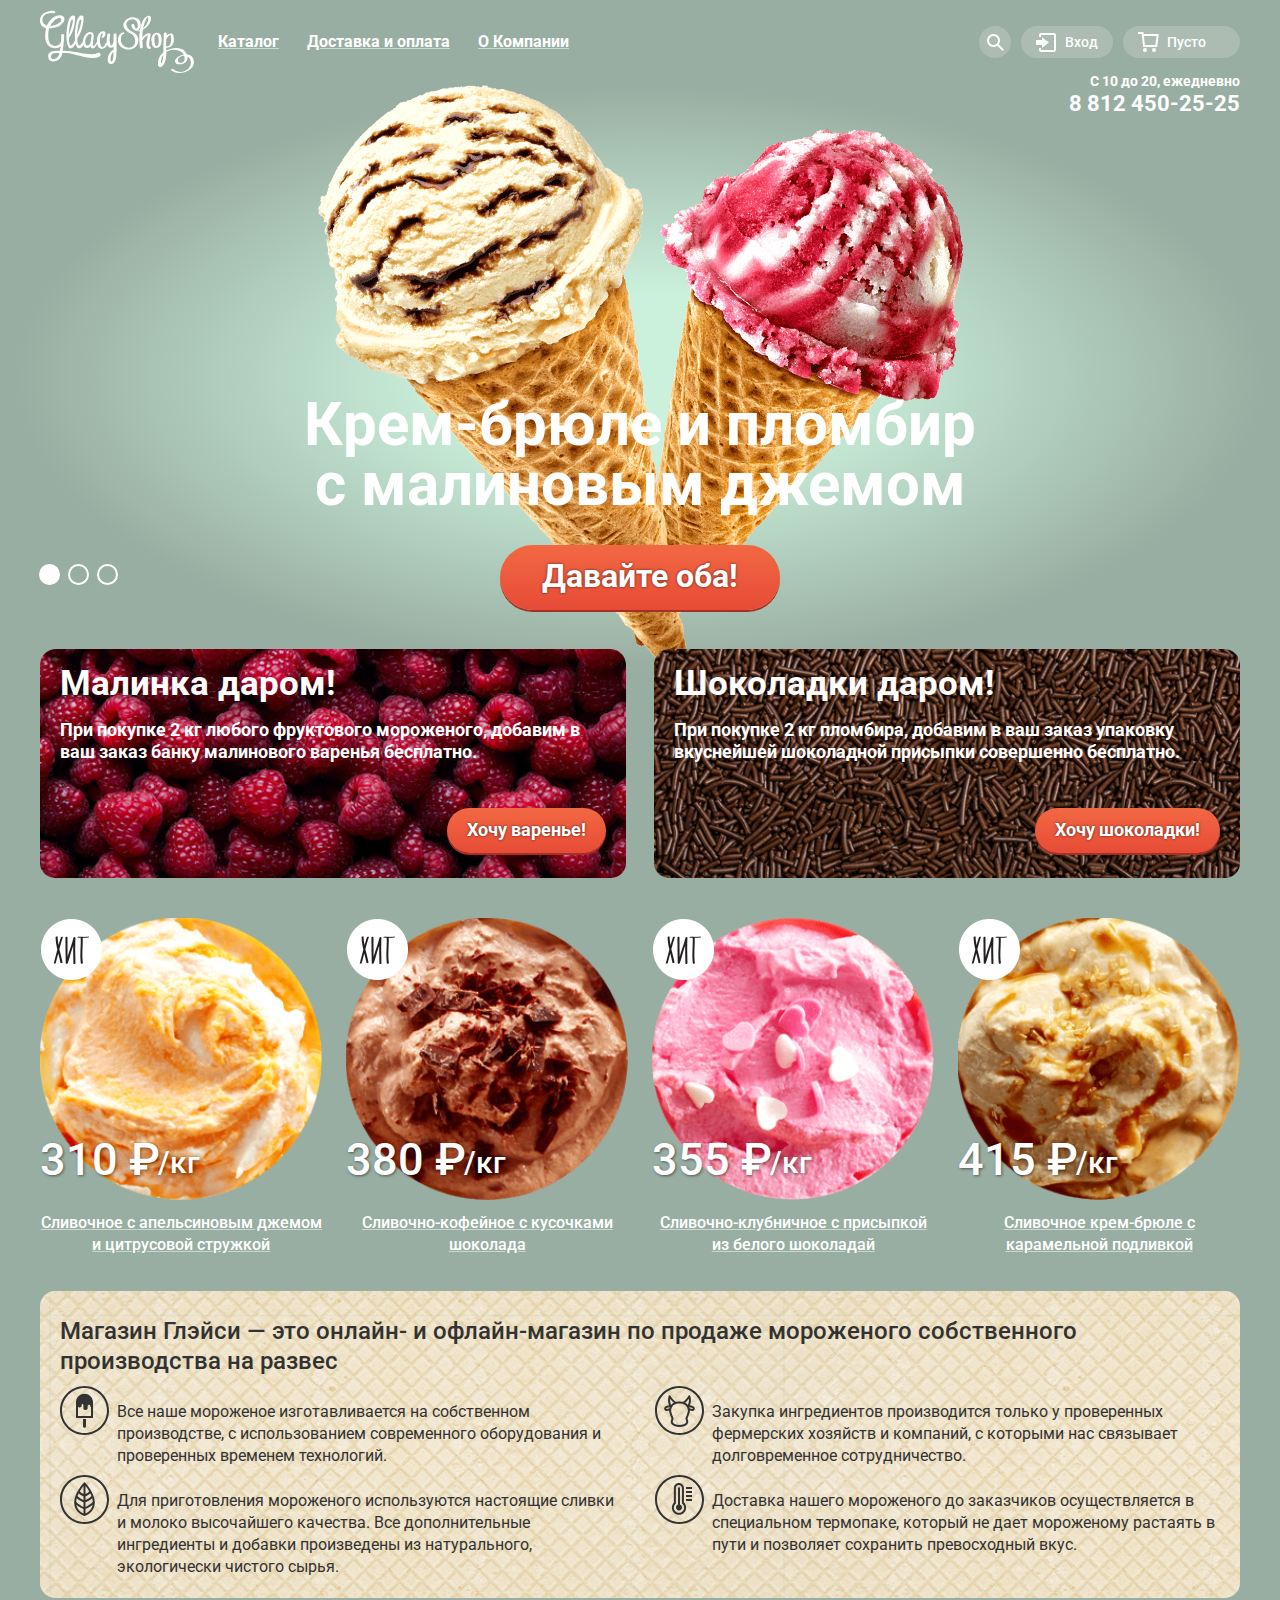
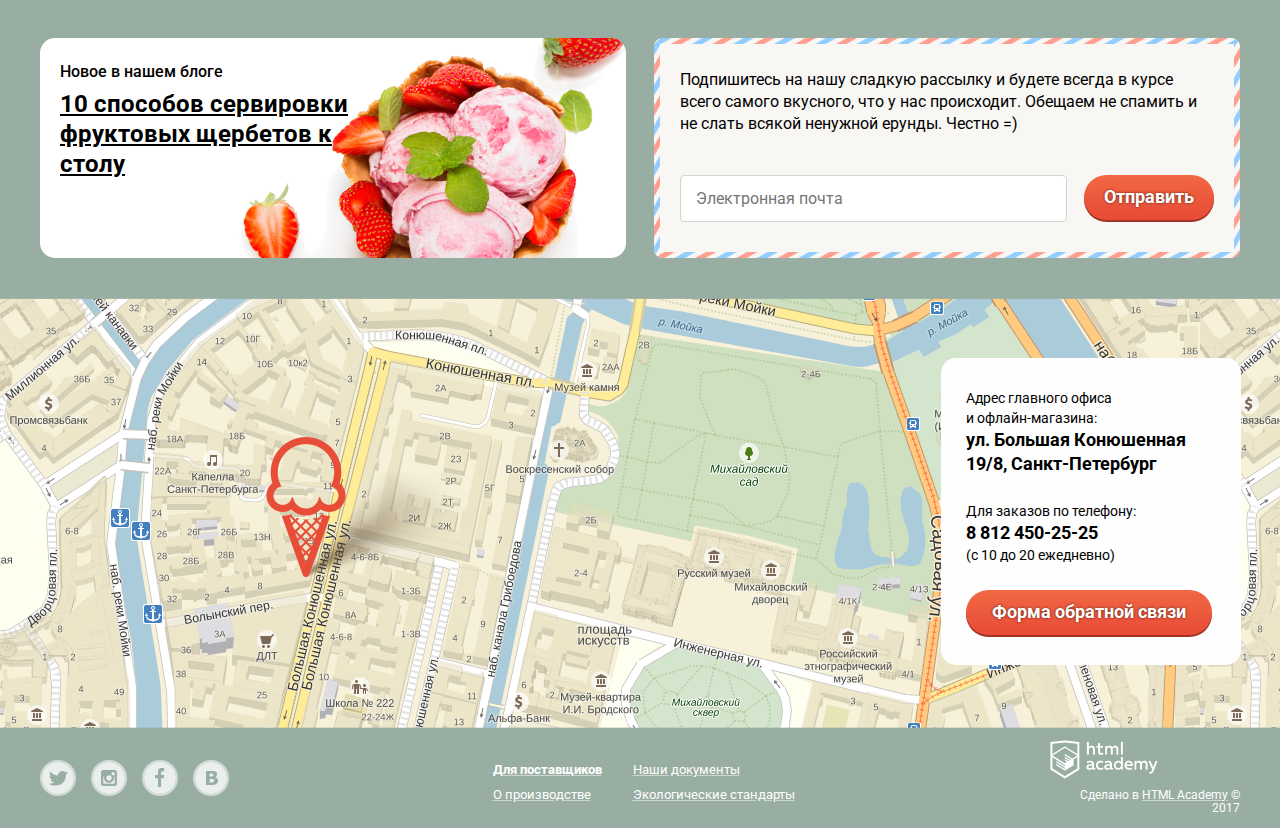
<file: index.html>
<!DOCTYPE html>
    <html lang="ru" dir="ltr">
    <head>
        <meta charset="utf-8">
        <title>Gllacy</title>
        <link href="https://fonts.googleapis.com/css?family=Roboto:400,500,700&display=swap&subset=cyrillic" rel="stylesheet">
        <link rel="stylesheet" href="normalize.css">
        <link rel="stylesheet" href="style.css">
        <script src="https://api-maps.yandex.ru/2.1/?lang=ru_RU&amp;apikey=<c6f92cc2-35ea-4035-92ec-4f45dcdc9959>" type="text/javascript"></script>
    </head>
    <body>
    <header>
        <nav class="menu container">
            <img src="img/LogoGLLACY.svg" alt="Gllasy" width="154" height="64">
            <ul class="main-menu">
                <li class="main-menu-item main-menu-item-sub"><a class="main-menu-link" href="">Каталог</a>
                    <!-- Скрытое меню католога-->
                    <div class="sub-menu-wrapper">
                    <ul class="sub-menu">
                        <li class="sub-menu-item"><a class="sub-menu-link" href="">Новинки</a></li>
                        <li class="sub-menu-item"><a class="sub-menu-link" href="catalog.html">Сливочное</a></li>
                        <li class="sub-menu-item"><a class="sub-menu-link" href="#">Щербеты</a></li>
                        <li class="sub-menu-item"><a class="sub-menu-link" href="#">Фруктовый лед</a></li>
                        <li class="sub-menu-item"><a class="sub-menu-link" href="#">Мелорин</a></li>
                    </ul>
                    </div>
                    <!--_____________________-->
                </li>
                <li class="main-menu-item"><a class="main-menu-link" href="">Доставка и оплата</a></li>
                <li class="main-menu-item"><a class="main-menu-link" href="">О Компании</a></li>
            </ul>
            <ul class="user-menu">
                <li class="user-menu-item user-menu-search">
                    <a class="user-menu-link" href=""></a>
                    <!--всплывабщее окно поиска-->
                    <div class="wrapper-search">
                        <form class="search-form" action="index.html">
                        <input class="search" type="search" name="search" placeholder="Что ищем?">
                        </form>
                    </div>
                    <!--_____________________-->
                </li>
                <li class="user-menu-item user-menu-login"><a class="user-menu-link" href="">Вход</a>
                    <!--всплывабщее окно авторизации-->
                        <div class="login">
                        <form class="login-form" action="index.html" method="post" name="user-login">
                        <input type="text" name="login" placeholder="Электронная почта">
                        <input type="password" name="password" id="password" placeholder="Пароль">
                            <button class="button" type="submit" name="send">Войти</button>
                            <div>
                            <a href="">Забыли пароль?</a>
                            <a href="">Новая регистрация</a>
                            </div>
                        </form>
                        </div>
                    <!--_____________________-->
                </li>
                <li class="user-menu-item"><a class="user-menu-link" href="">Пусто</a></li>
            </ul>
        </nav>
        <p class="schedule container"><span>С 10 до 20, ежедневно</span><br>
            <span>8 812 450-25-25</span>
        </p>
                   <!--слайдэр-->
        <section class="slider-conteiner container">
            <input class="radio-slider-1 invisible" type="radio" name="slider" value="slider-one" id="slider-one" checked>
            <label for="slider-one"></label>
            <div class="sliderOne">
                <h1>Крем-брюле и пломбир <br> с малиновым джемом</h1>
                <a class="button" href="">Давайте оба!</a>
            </div>
            <input class="radio-slider-2 invisible" type="radio" name="slider" value="slider-two" id="slider-two">
            <label for="slider-two"></label>
            <div class="sliderTwo invisible">
                <h1>Шоколадный пломбир <br>
                    и лимонный сорбет</h1>
                <a class="button" href="">Давайте оба!</a>
            </div>
            <input class="radio-slider-3 invisible" type="radio" name="slider"  value="slider-three" id="slider-three">
            <label for="slider-three"></label>
            <div class="sliderThree invisible">
                <h1>Пломбир с помадкой <br>
                    и клубничный щербет</h1>
                <a class="button" href="">Давайте оба!</a>
            </div>
        </section>
        <!--_____________________-->
    </header>
    <main>
        <section class="banner-container container">
            <div class="banner banner-1">
                <h2>Малинка даром!</h2>
                <p>При покупке 2 кг любого фруктового мороженого, добавим
                    в ваш заказ банку малинового варенья бесплатно.</p>
                <a class="button" href="">Хочу варенье!</a>
            </div>
            <div class="banner banner-2">
                <h2>Шоколадки даром!</h2>
                <p>При покупке 2 кг пломбира, добавим в ваш заказ упаковку
                    вкуснейшей шоколадной присыпки совершенно бесплатно.</p>
                <a class="button" href="">Хочу шоколадки!</a>
            </div>
        </section>
        <section class="hit-catalog-conteiner container">
            <ul class="catalog-list">
                <li class="catalog-item">
                    <div>
                        <img src="img/ice-cream-picture-catalog-1.png" alt="Сливочное с апельсиновым джемом" width="267" height="266">
                        <p>310 ₽ </p><p>/кг</p>
                    <a class="ice-cream-name" href="">Сливочное с апельсиновым джемом и цитрусовой стружкой</a>
                    </div>
                    <div class="catalog-item-wrapper">
                        <a class="button" href="">Быстрый просмотр</a>
                    </div>
                </li>
                <li class="catalog-item">
                    <div>
                        <img src="img/ice-cream-picture-catalog-2.png" alt="Сливочно-кофейное" width="267" height="266">
                        <p>380 ₽ </p><p>/кг</p>
                    <a class="ice-cream-name" href="">Сливочно-кофейное с кусочками шоколада</a>
                    </div>
                    <div class="catalog-item-wrapper">
                        <a class="button" href="">Быстрый просмотр</a>
                    </div>
                </li>
                <li class="catalog-item">
                    <div>
                        <img src="img/ice-cream-picture-catalog-3.png" alt="Сливочно-клубничное" width="267" height="266">
                        <p>355 ₽ </p><p>/кг</p>
                    <a class="ice-cream-name" href="">Сливочно-клубничное с присыпкой из белого шоколадай</a>
                    </div>
                    <div class="catalog-item-wrapper">
                        <a class="button" href="">Быстрый просмотр</a>
                    </div>
                </li>
                <li class="catalog-item">
                    <div>
                        <img src="img/ice-cream-picture-catalog-4.png" alt="Сливочное крем-брюле" width="267" height="266">
                        <p>415 ₽</p><p> /кг</p>
                    <a class="ice-cream-name" href="">Сливочное крем-брюле с карамельной подливкой</a>
                    </div>
                    <div class="catalog-item-wrapper">
                        <a class="button" href="">Быстрый просмотр</a>
                    </div>
                </li>
            </ul>
        </section>
        <div class="container">
        <section class="about-shop">
            <h3>Магазин Глэйси — это онлайн- и офлайн-магазин по продаже
                мороженого собственного производства на развес</h3>
            <div>
                <p>Все наше мороженое изготавливается на собственном производстве,
                    с использованием современного оборудования и проверенных временем технологий.</p>
                <p>Закупка ингредиентов  производится только у проверенных фермерских хозяйств и компаний,
                    с которыми нас связывает долговременное сотрудничество.</p>
            </div>
            <div>
                <p>Для приготовления мороженого используются настоящие сливки и молоко высочайшего качества.
                    Все дополнительные ингредиенты и добавки произведены из натурального, экологически чистого сырья.</p>
                <p>Доставка нашего мороженого до заказчиков осуществляется в специальном термопаке,
                    который не дает мороженому растаять в пути и позволяет сохранить превосходный вкус.</p>
            </div>
        </section>
        </div>
        <section class="blog-news-write-us container">
            <div class="blog-news">
                <p>Новое в нашем блоге</p>
                <a href="#">10 способов сервировки<br>
                    фруктовых щербетов к <br>
                    столу</a>
            </div>
            <div class="write-us">
                <p>Подпишитесь на нашу сладкую рассылку и будете всегда в курсе всего
                    самого вкусного, что у нас происходит.
                    Обещаем не спамить и не слать всякой ненужной ерунды. Честно =)
                </p>
                <form class="write-us-form" action="index.html">
                    <input type="email" name="email" id="email-1" placeholder="Электронная почта">
                    <button class="button">Отправить</button>
                </form>
            </div>
        </section>
         <section class="map" id="map">
             <div class="container">
             <div class="contacts">
                 <p>Адрес главного офиса <br>
                     и офлайн-магазина: <br>
                     <span>ул. Большая Конюшенная <br> 19/8, Санкт-Петербург</span>
                 </p>
                 <p>
                     Для заказов по телефону: <br>
                     <span>8 812 450-25-25 </span> <br>
                     (с 10 до 20 ежедневно)
                 </p>
                 <button class="button button-contacts" type="button">Форма обратной связи</button>
                 </div>
             </div>
         </section>
    </main>
    <footer class="container">
            <ul class="social-footer">
                <li class="social-footer-item"><a class="social-footer-link" href=""></a></li>
                <li class="social-footer-item"><a class="social-footer-link" href=""></a></li>
                <li class="social-footer-item"><a class="social-footer-link" href=""></a></li>
                <li class="social-footer-item"><a class="social-footer-link" href=""></a></li>
            </ul>
            <div class="footer-menu">
                <div class="footer-menu-1">
               <a class="footer-menu-link" href="">Для поставщиков</a>
               <a class="footer-menu-link" href="">О производстве </a>
                </div>
                <div class="footer-menu-2">
               <a class="footer-menu-link" href="">Наши документы</a>
               <a class="footer-menu-link" href="">Экологические стандарты</a>
                </div>
            </div>
        <div class="footer-copyright">
            <img src="img/logo-htmlacademy-small.png" alt="Htmlacademy" width="108" height="39">
            <p>Сделано в <a href="">HTML Academy</a> © 2017</p>
        </div>
    </footer>
    </body>
    <script src="slider.js"></script>
    <script src="map.js"></script>
    </html>
</file>
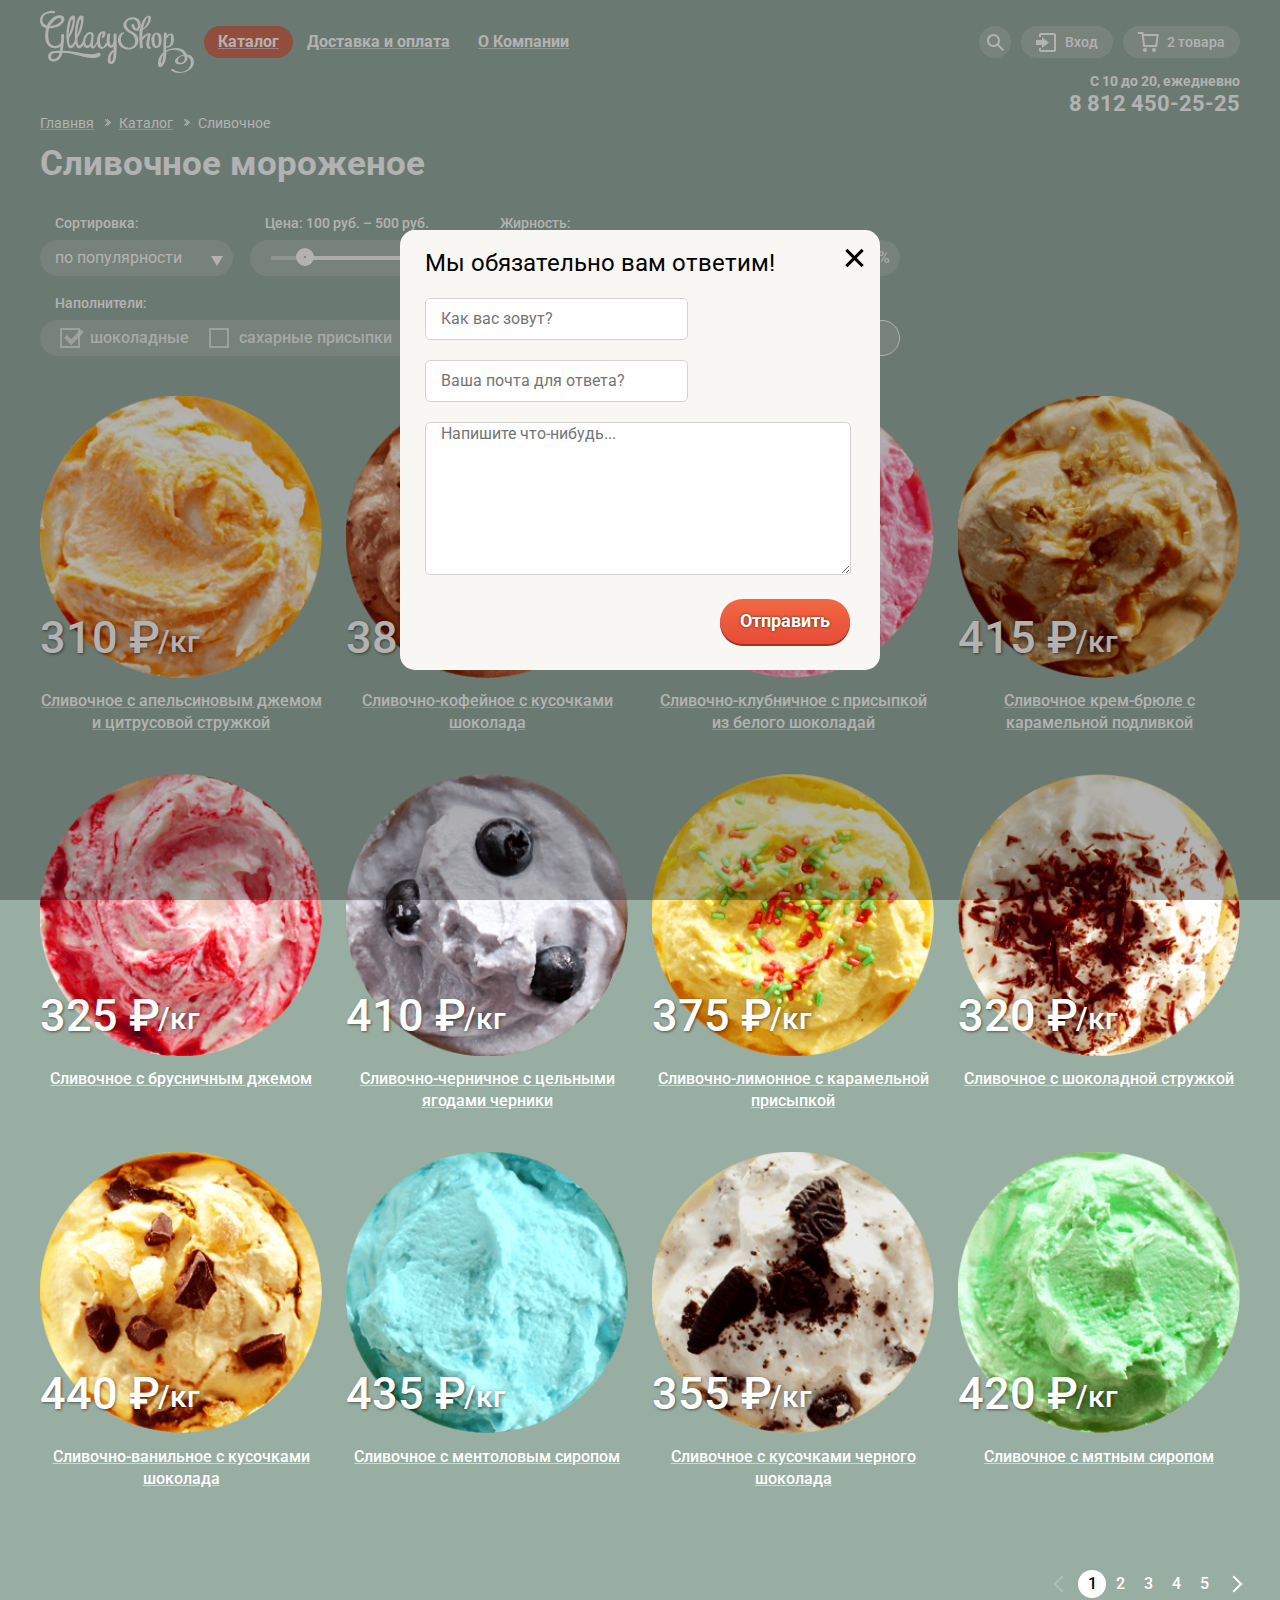
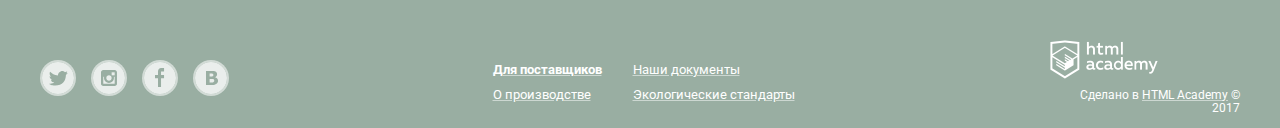
<file: catalog.html>
<!DOCTYPE html>
<html lang="ru" dir="ltr">
<head>
    <meta charset="utf-8">
    <title>Gllacy</title>
    <link href="https://fonts.googleapis.com/css?family=Roboto:400,500,700&display=swap&subset=cyrillic" rel="stylesheet">
    <link rel="stylesheet" href="normalize.css">
    <link rel="stylesheet" href="style.css">
</head>
<body class="inner-page">
<header>
    <nav class="menu container">
        <img src="img/LogoGLLACY.svg" alt="Gllasy" width="154" height="64">
        <ul class="main-menu">
            <li class="main-menu-item main-menu-item-sub"><a class="main-menu-link main-menu-item-current" href="">Каталог</a>
                <!-- Скрытое меню католога-->
                <div class="sub-menu-wrapper">
                    <ul class="sub-menu">
                        <li class="sub-menu-item"><a class="sub-menu-link" href="">Новинки</a></li>
                        <li class="sub-menu-item"><a class="sub-menu-link sub-menu-item-current" href="catalog.html">Сливочное</a></li>
                        <li class="sub-menu-item"><a class="sub-menu-link" href="#">Щербеты</a></li>
                        <li class="sub-menu-item"><a class="sub-menu-link" href="#">Фруктовый лед</a></li>
                        <li class="sub-menu-item"><a class="sub-menu-link" href="#">Мелорин</a></li>
                    </ul>
                </div>
                <!--_______________________-->
            </li>
            <li class="main-menu-item"><a class="main-menu-link" href="">Доставка и оплата</a></li>
            <li class="main-menu-item"><a class="main-menu-link" href="">О Компании</a></li>
        </ul>
        <ul class="user-menu">
            <li class="user-menu-item user-menu-search">
                <a class="user-menu-link" href=""></a>
                <!--всплывабщее окно поиска-->
                <div class="wrapper-search">
                    <form class="search-form" action="index.html">
                        <input class="search" type="search" name="search" placeholder="Что ищем?">
                    </form>
                </div>
                <!--_______________________-->
            </li>
            <li class="user-menu-item user-menu-login"><a class="user-menu-link" href="">Вход</a>
                <!--всплывабщее окно авторизации-->
                <div class="login">
                    <form class="login-form" action="#" method="post" name="user-login">
                        <input type="text" name="login" placeholder="Электронная почта">
                        <input type="password" name="password" id="password" placeholder="Пароль">
                        <button class="button" type="submit" name="send">Войти</button>
                        <div>
                            <a href="">Забыли пароль?</a>
                            <a href="">Новая регистрация</a>
                        </div>
                    </form>
                </div>
                <!--_______________________-->
            </li>
            <li class="user-menu-item user-menu-basket"><a class="user-menu-link" href="">2 товара</a>
            <div class="basket-wrapper">
                <div class="basket">
                    <table class="basket-table">
                        <tr class="lain-1">
                            <td class="colum-1"></td>
                            <td class="colum-2"><img src="img/ice-cream-mini-1.png" alt="" width="33" height="33"></td>
                            <td class="colum-3">Пломбир с апельсиновым джемом</td>
                            <td class="colum-4">1,5 кг х <span>200 руб</span></td>
                            <td class="colum-5">300 руб</td>
                        </tr>
                        <tr class="lain-2">
                            <td class="colum-1"></td>
                            <td class="colum-2"><img src="img/ice-cream-mini-2.png" alt="" width="33" height="33"></td>
                            <td class="colum-3">Клубничный пломбир с присыпкой  из белого шоколада</td>
                            <td class="colum-4">1,5 кг х <span>300 руб.</span></td>
                            <td class="colum-5">450 руб</td>
                        </tr>
                        <tr class="total">
                            <td colspan="5">Итого:750 руб.</td>
                        </tr>
                    </table>
                    <a href="" class="button">Оформить заказ</a>
                </div>
            </div>

            </li>
        </ul>
    </nav>
    <p class="schedule container"><span>С 10 до 20, ежедневно</span><br>
        <span>8 812 450-25-25</span>
    </p>
</header>
<main class="container">
    <ul class="breadcrambs">
        <li class="breadcrambs-item"><a class="breadcrambs-link" href="index.html">Главнвя</a></li>
        <li class="breadcrambs-item"><a class="breadcrambs-link" href="#">Каталог</a></li>
        <li class="breadcrambs-item-current">Сливочное</li>
    </ul>
    <H2>Сливочное мороженое</H2>
    <!--меню фильтров-->
    <section class="filter">
        <form class="filter-form" action="index.html" method="get" name="filter-form">
        <div class="filter-selec">
            <p>Сортировка:</p>
        <select class="filter-selec-list" name="filter-selec-list" id="filter-selec-list">
            <option class="filter-selec-item" value="">по популярности</option>
            <option class="filter-selec-item" value="">сначала недорогие</option>
            <option class="filter-selec-item" value="">сначала дорогие</option>
            <option class="filter-selec-item" value="">по жирности</option>
        </select>
        </div>
        <div class="filter-range">
            <p>Цена: 100 руб. – 500 руб.</p>
            <div class="range-wripper">
        <input type="range" name="cost" id="cost">
                <label for="cost"></label>
            </div>
        </div>
        <div class="filter-radio">
            <p>Жирность:</p>
            <div class="radio-wrapper">
        <input type="radio" name="fat" id="fat-1">
        <label for="fat-1">0%</label>
        <input type="radio" name="fat" id="fat-2">
        <label for="fat-2">до 10%</label>
        <input type="radio" name="fat" id="fat-3">
        <label for="fat-3">до 30%</label>
        <input type="radio" name="fat" id="fat-4">
        <label for="fat-4">выше 30%</label>
            </div>
        </div>
        <div class="filter-checkbox">
            <p>Наполнители:</p>
            <div class="checkbox-wrapper">
        <input type="checkbox" name="check-chocolate" id="check-chocolate" checked>
        <label for="check-chocolate">шоколадные</label>
        <input type="checkbox" name="check-sugar" id="check-sugar">
        <label for="check-sugar">сахарные присыпки</label>
        <input type="checkbox" name="check-fruit" id="check-fruit">
        <label for="check-fruit">фрукты</label>
        <input type="checkbox" name="check-syrup" id="check-syrup" disabled>
        <label for="check-syrup">сиропы</label>
        <input type="checkbox" name="check-jam" id="check-jam">
        <label for="check-jam">джемы</label>
            </div>
        </div>
        <button class="filter-btn">Применить</button>
        </form>
    </section>

    <!--католог товаров-->
    <section class="catalog">
        <ul class="catalog-list">
            <li class="catalog-item">
                <div>
                    <img src="img/ice-cream-picture-catalog-1.png" alt="" width="267" height="266">
                    <p>310 ₽ </p><p>/кг</p>
                    <a class="ice-cream-name" href="">Сливочное с апельсиновым джемом и цитрусовой стружкой</a>
                </div>
                <div class="catalog-item-wrapper">
                    <a class="button" href="">Быстрый просмотр</a>
                </div>
            </li>
            <li class="catalog-item">
                <div>
                    <img src="img/ice-cream-picture-catalog-2.png" alt="" width="267" height="266">
                    <p>380 ₽ </p><p>/кг</p>
                    <a class="ice-cream-name" href="">Сливочно-кофейное с кусочками шоколада</a>
                </div>
                <div class="catalog-item-wrapper">
                    <a class="button" href="">Быстрый просмотр</a>
                </div>
            </li>
            <li class="catalog-item">
                <div>
                    <img src="img/ice-cream-picture-catalog-3.png" alt="" width="267" height="266">
                    <p>355 ₽ </p><p>/кг</p>
                    <a class="ice-cream-name" href="">Сливочно-клубничное с присыпкой из белого шоколадай</a>
                </div>
                <div class="catalog-item-wrapper">
                    <a class="button" href="">Быстрый просмотр</a>
                </div>
            </li>
            <li class="catalog-item">
                <div>
                    <img src="img/ice-cream-picture-catalog-4.png" alt="" width="267" height="266">
                    <p>415 ₽</p><p> /кг</p>
                    <a class="ice-cream-name" href="">Сливочное крем-брюле с карамельной подливкой</a>
                </div>
                <div class="catalog-item-wrapper">
                    <a class="button" href="">Быстрый просмотр</a>
                </div>
            </li>
                <li class="catalog-item">
                    <div>
                        <img src="img/ice-cream-picture-catalog-5.png" alt="" width="267" height="266">
                        <p>325 ₽ </p><p>/кг</p>
                        <a class="ice-cream-name" href="">Сливочное с брусничным джемом</a>
                    </div>
                    <div class="catalog-item-wrapper">
                        <a class="button" href="">Быстрый просмотр</a>
                    </div>
                </li>
                <li class="catalog-item">
                    <div>
                        <img src="img/ice-cream-picture-catalog-6.png" alt="" width="267" height="266">
                        <p>410 ₽ </p><p>/кг</p>
                        <a class="ice-cream-name" href="">Сливочно-черничное с цельными ягодами черники</a>
                    </div>
                    <div class="catalog-item-wrapper">
                        <a class="button" href="">Быстрый просмотр</a>
                    </div>
                </li>
                <li class="catalog-item">
                    <div>
                        <img src="img/ice-cream-picture-catalog-7.png" alt="" width="267" height="266">
                        <p>375 ₽</p><p> /кг</p>
                        <a class="ice-cream-name" href="">Сливочно-лимонное с карамельной присыпкой</a>
                    </div>
                    <div class="catalog-item-wrapper">
                        <a class="button" href="">Быстрый просмотр</a>
                    </div>
                </li>
            <li class="catalog-item">
                <div>
                    <img src="img/ice-cream-picture-catalog-8.png" alt="" width="267" height="266">
                    <p>320 ₽</p><p> /кг</p>
                    <a class="ice-cream-name" href="">Сливочное с шоколадной стружкой</a>
                </div>
                <div class="catalog-item-wrapper">
                    <a class="button" href="">Быстрый просмотр</a>
                </div>
            </li>
            <li class="catalog-item">
                <div>
                    <img src="img/ice-cream-picture-catalog-9.png" alt="" width="267" height="266">
                    <p>440 ₽</p><p> /кг</p>
                    <a class="ice-cream-name" href="">Сливочно-ванильное с кусочками шоколада</a>
                </div>
                <div class="catalog-item-wrapper">
                    <a class="button" href="">Быстрый просмотр</a>
                </div>
            </li>
            <li class="catalog-item">
                <div>
                    <img src="img/ice-cream-picture-catalog-10.png" alt="" width="267" height="266">
                    <p>435 ₽</p><p> /кг</p>
                    <a class="ice-cream-name" href="">Сливочноe с ментоловым сиропом</a>
                </div>
                <div class="catalog-item-wrapper">
                    <a class="button" href="">Быстрый просмотр</a>
                </div>
            </li>
            <li class="catalog-item">
                <div>
                    <img src="img/ice-cream-picture-catalog-11.png" alt="" width="267" height="266">
                    <p>355 ₽</p><p> /кг</p>
                    <a class="ice-cream-name" href="">Сливочное с кусочками черного шоколада</a>
                </div>
                <div class="catalog-item-wrapper">
                    <a class="button" href="">Быстрый просмотр</a>
                </div>
            </li>
            <li class="catalog-item">
                <div>
                    <img src="img/ice-cream-picture-catalog-12.png" alt="" width="267" height="266">
                    <p>420 ₽ </p><p>/кг</p>
                    <a class="ice-cream-name" href="">Сливочное с мятным сиропом</a>
                </div>
                <div class="catalog-item-wrapper">
                    <a class="button" href="">Быстрый просмотр</a>
                </div>
            </li>
        </ul>
    </section>
    <div class="pagination">
        <ul class="pagination-list">
            <li class="pagination-item"><a class="pagination-link-back pagination-link-back-current" href="#"></a></li>
            <li class="pagination-item"><a class="pagination-link-current" href="#">1</a></li>
            <li class="pagination-item"><a class="pagination-link" href="#">2</a></li>
            <li class="pagination-item"><a class="pagination-link" href="#">3</a></li>
            <li class="pagination-item"><a class="pagination-link" href="#">4</a></li>
            <li class="pagination-item"><a class="pagination-link" href="#">5</a></li>
            <li class="pagination-item"><a class="pagination-link-next" href="#"></a></li>
        </ul>

    </div>
</main>
<footer class="container">
    <ul class="social-footer">
        <li class="social-footer-item"><a class="social-footer-link" href="#"></a></li>
        <li class="social-footer-item"><a class="social-footer-link" href="#"></a></li>
        <li class="social-footer-item"><a class="social-footer-link" href="#"></a></li>
        <li class="social-footer-item"><a class="social-footer-link" href="#"></a></li>
    </ul>
    <div class="footer-menu">
        <div class="footer-menu-1">
            <a class="footer-menu-link" href="#">Для поставщиков</a>
            <a class="footer-menu-link" href="#">О производстве </a>
        </div>
        <div class="footer-menu-2">
            <a class="footer-menu-link" href="#">Наши документы</a>
            <a class="footer-menu-link" href="#">Экологические стандарты</a>
        </div>
    </div>
    <div class="footer-copyright">
        <img src="img/logo-htmlacademy-small.png" alt="Htmlacademy" width="108" height="39">
        <p>Сделано в <a href="">HTML Academy</a> © 2017</p>

    </div>
</footer>

<div class="modal-feedback">
    <p>Мы обязательно вам ответим!</p>
    <button class="close-modal-feedback"></button>
    <form action="index.html">
        <input class="modal-feedback-name" type="text" placeholder="Как вас зовут?">
        <input class="modal-feedback-email" type="email" name="email" id="email" placeholder="Ваша почта для ответа?">
        <textarea class="modal-feedback-message" name="modal-feedback-message" id="modal-feedback-message" cols="50" rows="8" placeholder="Напишите что-нибудь..."></textarea>
        <button class="button sent-feedback-form">Отправить</button>
    </form>
</div>
<div class="overlay-window"></div>

</body>
</html>
</file>
<file: style.css>
body {
    margin: 0;
    padding: 0;
    margin-top: 10px;



    box-sizing: border-box;

    font-family: Roboto, sans-serif, Serif;
    color: #ffffff;

    background-color: #99aea2;
}
.container {

    margin: 0 auto;

    min-width: 900px;
    max-width: 1200px;

    padding-left: 2.25%;
    padding-right: 2.25%;
}

a {
    text-decoration: none;
    color: inherit;
}

.button {
    padding-top: 30px;
    padding-left: 20px;
    padding-right: 20px;

    height: 45px;

    font-size: 18px;
    line-height: 0px;
    font-weight: 700;
    color: #ffffff;
    text-shadow: 0px 0px 3px  rgba(0,0,0, 0.6);

    border: none;
    border-radius: 35px;
    box-shadow: 0 2px 0 0 #a23324;
    outline: none;

    background-image: linear-gradient(to bottom, #f26843, #e74b36);
}

.button:hover,
.button:focus {
    background-image: linear-gradient(to bottom, #f58569, #ec6f5e);
}
.button:active {
    box-shadow: 0 -2px 0 0 #a23324;
    background-image: linear-gradient(to bottom, #d84732, #e1613e);
}

/*---------------------------*/

/* стили для меню навигации*/

.menu {
    display: flex;

}
.main-menu,
.user-menu,
.sub-menu {
    margin: 0;
    padding: 0;

    list-style: none;
}

.main-menu {
    display: flex;
    align-items: center;

    margin-left: 10px;

    font-size: 16px;
    line-height: 16px;
    font-weight: 700;
}
.main-menu-link {
    display: block;


    padding-top: 8px;
    padding-bottom: 8px;
    padding-left: 14px;
    padding-right: 14px;

    box-sizing: border-box;

    text-align: center;

    text-decoration: underline;
    text-decoration-color: rgba(255, 255,255 , 0.5);
    border-radius: 20px;
}
.main-menu-item-current {
    color: #ffffff;
    background-color: #d07058;
}
.main-menu  li {
    position: relative;
}
.main-menu-item:hover .main-menu-link,
.main-menu-item:focus .main-menu-link {
    background-color: #f7f6f3;

    color: #000000;
}
.main-menu-link:active {
    background-color: #f7f6f3;

    color: #000000;

    box-shadow: 0 -2px 2px 0 rgb(105,105,105);
}

/* всплывающее меню каталога*/
.sub-menu-wrapper {
    position: absolute;
    top: 27px;
    left: 0;
    z-index: 10;

    display:none;

    padding-top: 10px;

}
.sub-menu {
    display: block;

    width: 143px;

    background-color: #f8f7f4;
    box-shadow: 0px 20px 20px 0 rgba(0, 0, 0, 0.4);

    border-radius: 5px;

    font-size: 14px;
    line-height: 14px;
    font-weight: 400;
    color: #000000;
}
.main-menu-item-sub:hover  .sub-menu-wrapper,
.main-menu-item-sub:focus  .sub-menu-wrapper{
    display: block;
}


.sub-menu-link {
    display: block;

    padding-top: 10px;
    padding-bottom: 10px;
    padding-left: 20px;
}
.sub-menu li:hover,
.sub-menu li:focus {
    background-color: #fbded7;
}
.sub-menu li:first-of-type:hover,
.sub-menu li:first-of-type:focus {
    border-top-left-radius: 5px;
    border-top-right-radius: 5px;
}
.sub-menu li:last-of-type:hover,
.sub-menu li:last-of-type:focus {
    border-bottom-left-radius: 5px;
    border-bottom-right-radius: 5px;
}
.sub-menu li:active {
    background-color: #f6b5a5;
}

.sub-menu li:first-child .sub-menu-link {
    padding-top: 14px;
    padding-bottom: 14px;

    font-weight: 700;
}
.sub-menu li:first-child::after {
    display: block;

    margin: 0 auto;

    content: "";
    width: 130px;
    height: 1px;

    background-color: rgba(0,0,0, 0.3);
}

.sub-menu-item-current {
    color: #ffffff;
    background-color: #d07058;
}




/*-----------------------------*/


.user-menu {
    display: flex;
    align-items: center;

    margin-left: auto;

    font-size: 14px;
    font-weight: 500;
}
.user-menu-link {
    display: block;
}
.user-menu li:nth-of-type(1) .user-menu-link {
    width: 32px;
    height: 32px;

    background-image: url("img/magnifyingGlass.svg");
    background-repeat: no-repeat;
    background-position: center;
    background-color: rgba(248, 247, 244, 0.2);

    border-radius: 50%;
}

.user-menu li {
    position: relative;
}

.user-menu li:nth-of-type(2) .user-menu-link {
    margin-left: 10px;
    padding-top: 8px;
    padding-bottom: 8px;
    padding-left: 44px;

    width: 92px;
    box-sizing: border-box;

    border-radius: 20px;

    text-align: left;

    background-color: rgba(248, 247, 244, 0.2);
    background-image: url("img/login.svg");
    background-repeat: no-repeat;
    background-position: 15px;
}


.user-menu li:nth-of-type(3) .user-menu-link {

    margin-left: 10px;
    padding-top: 8px;
    padding-bottom: 8px;
    padding-left: 44px;

    width: 117px;
    box-sizing: border-box;

    border-radius: 20px;

    text-align: left;

    background-color: rgba(248, 247, 244, 0.2);
    background-image: url("img/basket.svg");
    background-repeat: no-repeat;
    background-position: 15px;
}

.user-menu-item:nth-of-type(1):hover .user-menu-link,
.user-menu-item:nth-of-type(1):focus .user-menu-link {
    background-image: url("img/magnifyingGlass-1.svg");
    background-repeat: no-repeat;
    background-position: center;
    background-color: rgba(248, 247, 244, 1);
}

.user-menu-item:nth-of-type(2):hover .user-menu-link,
.user-menu-item:nth-of-type(2):focus .user-menu-link {

    background-image: url("img/login-1.svg");
    background-repeat: no-repeat;
    background-position: 15px;
    background-color: rgba(248, 247, 244, 1);

    color: #000000;
}
.user-menu-item:nth-of-type(3):hover .user-menu-link,
.user-menu-item:nth-of-type(3):focus .user-menu-link {

    background-image: url("img/basket-1.svg");
    background-repeat: no-repeat;
    background-position: 15px;
    background-color: rgba(248, 247, 244, 1);

    color: #000000;
}



/* окно поиска и окно входа в меню nav */
.wrapper-search {
    position: absolute;
    top: 25px;
    right: 0;
    z-index: 10;

    display: none;

    padding-top: 12px;
}

.search-form {
    padding-top: 21px;
    padding-bottom: 21px;

    width: 341px;
    height: 84px;
    box-sizing: border-box;

    border-radius: 5px;

    background-color: #f8f7f4;
    box-shadow: 0px 20px 20px 0 rgba(0, 0, 0, 0.4);
}
.search {
    display: block;
    margin: 0 auto;
    padding-left: 14px;

    width: 309px;
    height: 42px;
    box-sizing: border-box;

    border: 1px solid #d3d3d2;
    border-radius: 5px;
}
.user-menu-search:hover  .wrapper-search,
.user-menu-search:focus  .wrapper-search {
    display: block;
}

.login {
    position: absolute;
    right: 0;
    bottom: -219px;
    z-index: 10;

    display: none;

    padding-top: 10px;

}
.login-form {
    display: flex;
    flex-wrap: wrap;
    justify-content: center;

    padding-top: 20px;

    width: 277px;
    height: 214px;
    box-sizing: border-box;

    border-radius: 5px;

    background-color: #f8f7f4;
    box-shadow: 0px 20px 20px 0 rgba(0, 0, 0, 0.4);
}
.login input {

    padding-left: 18px;

    width: 239px;
    height: 42px;
    box-sizing: border-box;

    border: 1px solid #d3d3d2;
    border-radius: 5px;
}
.login button {

    margin-right: 20px;
    padding-top: 0;
}
.login div {
    align-self: center;
    margin-top: -20px;
}

.login-form a {
    display: block;

    margin-bottom: 10px;

    font-size: 13px;
    line-height: 13px;
    font-weight: 400;
    color: #000000;
    text-decoration-line: underline;
    text-decoration-color: rgba(0,0,0, 0.5);
}

.login a:nth-of-type(2) {
    margin-bottom: 0;
}

.user-menu-login:hover  .login,
.user-menu-login:focus  .login{
    display: flex;
}

/* стили для слайдера */

.slider-conteiner {
    position: relative;
    top: -30px;
    height: 584px;


}
.schedule  {
    margin: 0 auto;
    line-height: 5px;
    text-align: right;

}
.schedule span:nth-of-type(1) {
    display: block;
    font-size: 14px;
    line-height: 14px;
    font-weight: 700;
}
.schedule span:nth-of-type(2) {
    display: block;
    font-size: 22px;
    line-height: 22px;
    font-weight: 700;
}
.sliderOne,
.sliderTwo,
.sliderThree {
    position: absolute;
    z-index: 1;

    top: 0;
    left: 0;

    padding-top: 310px;
    width: 100%;
    height: 584px;
    box-sizing: border-box;

    text-align: center;
}

.sliderOne {
    background-image: url("img/ice-cream-slider-1.png"),
radial-gradient(#cbf1dc 20%,  transparent 70%);
    background-repeat: no-repeat;
    background-position: 50% 50%;
}

.sliderTwo {
    background-image: url("img/ice-cream-slider-2.png"),
    radial-gradient(#cbdff0 20%, transparent 60%);
    background-repeat: no-repeat;
    background-position: 50% 50%;
}
.sliderThree {
    background-image: url("img/ice-cream-slider-3.png"),
    radial-gradient( #efdad1 20%, transparent 60%);
    background-repeat: no-repeat;
    background-position: 50% 50%;
}
.sliderOne h1,
.sliderTwo h1,
.sliderThree h1 {
    margin: 0;
    margin-bottom: 30px;

    font-size: 60px;
    line-height: 60px;
    font-weight: 700;
}

.slider-conteiner .button {
    display: block;

    margin-right: auto;
    margin-left: auto;
    padding-top: 15px;
    padding-bottom: 15px;



    width: 280px;
    height: 65px;
    box-sizing: border-box;
    font-size: 32px;
    line-height: 32px;
}

.slider-conteiner label {
    position: absolute;
    z-index: 100;
    display: block;

    width: 17px;
    height: 17px;

    border: 2px solid #ffffff;
    border-radius: 50%;
}

.slider-conteiner label:nth-of-type(1) {
    bottom: 84px;
    left: 2.25%;
}
.slider-conteiner label:nth-of-type(2) {
    bottom: 84px;
    left: calc(2.25% + 29px);
}

.slider-conteiner label:nth-of-type(3) {
    bottom: 84px;
    left: calc(2.25% + 58px);
}
.slider-conteiner input:checked + label {
    background-color: #ffffff;
}

/*--------------------------------*/

.banner-container {
    position: relative;
    top: -50px;
    z-index: 2;
    display: flex;
    justify-content: space-between;

}
.banner {
    display: flex;
    flex-wrap: wrap;

    padding-top: 35px;
    padding-bottom: 25px;
    padding-right: 20px;
    padding-left: 20px;

    width: 48.8%;
    box-sizing: border-box;

    border-radius: 15px;
}

.banner-1 {
    margin-right: 2.16%;

    background-image: url("img/background-crimson.png");
    background-repeat: no-repeat;
    background-size: cover;
}

.banner-2 {
    background-image: url("img/background-chokolate.png");
    background-repeat: no-repeat;
    background-size: cover;
}

.banner h2 {
    margin: 0;
    margin-bottom: 35px;

    font-size: 35px;
    font-weight: 700;
    line-height: 0px;
}
.banner p {
    margin: 0;
    margin-bottom: 45px;

    font-size: 18px;
    line-height: 22px;
    font-weight: 700;
}
.banner .button {
    display: block;

    margin-left: auto;
    padding-top: 22px;

    box-sizing: border-box;
}
/*-------------------------------*/
.hit-catalog-conteiner {
    position: relative;
    top: -10px;
    margin-bottom: 25px;
}
.catalog-list {
    display: flex;
    flex-wrap: wrap;


    margin: 0;
    margin-left: -2%;
    padding: 0;

    list-style: none;
}

.catalog-item {
    display: flex;
    align-items: stretch;
    position: relative;
    z-index:  10;

    margin-left: 2%;

    max-width: 23%;

}
.catalog-item:not(:last-of-type) {

}

.catalog-item div:first-of-type {
    position: relative;
    text-align: center;
}
.ice-cream-name {
    position: relative;

    font-size: 16px;
    line-height: 22px;
    font-weight: 500;
    text-decoration-line: underline;
    text-decoration-color: rgba(255, 255, 255, 0.5);
}

.ice-cream-name:hover,
.ice-cream-name:focus,
.ice-cream-name:active {
    color: #ffbc9e;
    text-decoration-color: rgba(255, 188, 158, 0.5);
}



.catalog-item div p:nth-of-type(1) {
    position: absolute;
    bottom: 70px;
    left: 0;
    margin: 0;

    font-size: 45px;
    font-weight: 500;
    text-shadow: 1px 1px 3px  rgba(0,0,0, 0.5);
}
.catalog-item div p:nth-of-type(2) {
    position: absolute;
    bottom: 75px;
    left: 118px;
    margin: 0;

    font-size: 30px;
    font-weight: 500;
    text-shadow: 1px 1px 5px  rgba(0,0,0, 0.6);
}

.catalog-list img {
    position: relative;

    width: 100%;
    height: auto;

    margin-bottom: 8px;
}

.catalog-item .catalog-item-wrapper {
    position: absolute;
    justify-content: center;
    top: 50%;
    left: 50%;
    z-index: -1;
    transform: translate(-50%, -42%);

    display: none;

    width: 110%;
    height: 124.5%;
    box-sizing: border-box;

    text-align: center;

    background-color: rgba(255,255,255, 0.2);
    box-shadow: 0px 3px 25px -15px #000000;
    border-radius: 5px;
}

.catalog-item .catalog-item-wrapper .button {
    display: block;

    margin-top: auto;
    margin-bottom: 15px;
    padding-top: 22px;
    padding-left: 15px;
    padding-right: 15px;

    box-sizing: border-box;
}

.hit-catalog-conteiner .catalog-item div:first-of-type::before {
    position: absolute;
    top: 0;
    left: 0;
    z-index: 10;

    content: "";

    width: 62px;
    height: 62px;

    background-image: url("img/hit.png");
    background-repeat: no-repeat;
    background-position: center;
}
/* оживляем карточки товара на главной странице*/
.catalog-item:hover  > div:nth-of-type(2)  {
    display: flex;
}

/* раздел о магазине*/

.about-shop {
    display: flex;
    flex-wrap: wrap;
    justify-content: space-between;

    margin-bottom: 40px;
    padding-top: 25px;
    padding-bottom: 20px;
    padding-left: 10px;


    color: #323232;

    border-radius: 15px;

    background-image: url("img/background-waffles.png");
    background-repeat: repeat;
    background-origin: content-box;
}
.about-shop h3 {

    margin: 0;
    margin-left: 10px;
    margin-bottom: 10px;

    font-size: 24px;
    line-height: 30px;
    font-weight: 500;
}


.about-shop div {
    display: flex;

    width: 100%;
}

.about-shop div:nth-of-type(1) {
    margin-bottom: 8px;
}
.about-shop p {
    position: relative;

    margin: 0;
    margin-left: 10px;

    width: 49.5%;

    padding-top: 15px;
    padding-left: 57px;
    padding-right: 20px;

    box-sizing: border-box;

    font-size: 16px;
    line-height: 22px;
    font-weight: 400;
}

.about-shop p::before {
    position: absolute;
    top: 0;
    left: 0;

    content: "";

    width: 49px;
    height: 49px;
}

.about-shop div:first-of-type p:first-of-type::before {
    background-image: url("img/ic-cream-icon.svg");
    background-repeat: no-repeat;
    background-position: center;
}
.about-shop div:first-of-type p:last-of-type::before {
    background-image: url("img/cow-icon.svg");
    background-repeat: no-repeat;
    background-position: center;
}

.about-shop div:last-of-type p:first-of-type::before {
    background-image: url("img/leaflet-icon.svg");
    background-repeat: no-repeat;
    background-position: center;
}
.about-shop div:last-of-type p:last-of-type::before {
    background-image: url("img/thermometer-icon.svg");
    background-repeat: no-repeat;
    background-position: center;
}



.blog-news-write-us {
    display: flex;
    justify-content: space-between;

    margin-bottom: 40px;
}

.blog-news,
.write-us {

    padding-top: 25px;
    padding-left: 20px;
    padding-bottom: 30px;
    padding-right: 20px;

    width: 48.8%;
    box-sizing: border-box;

    border-radius: 15px;
}

.blog-news {

    padding-right: 30px;

    margin-right: 2.16%;

    background-image: url("img/background-Strawberry.png");
    background-repeat: no-repeat;
    background-position: 20% 40%;

    color: #000000;
}

.blog-news p {

    margin: 0;
    margin-bottom: 8px;

    font-size: 16px;
    font-weight: 500;
}

.blog-news a {

    font-size: 24px;
    line-height: 30px;
    font-weight: 700;
    text-decoration: underline;
}

.blog-news a:hover,
.blog-news a:focus,
.blog-news a:active {
    color: #e84d37;
    text-decoration-color: rgba(255, 188, 158, 0.5);
}



.write-us {

    background-color: #f8f7f4;
    border: 6px solid;
    border-radius: 15px;
    border-image: url("img/background-post.png") 10;
}

.write-us p {

    margin: 0;
    margin-bottom: 40px;

    font-size: 16px;
    font-weight: 400;
    line-height: 22px;
    color: #000000;
}

.write-us-form {
    display: flex;
    justify-content: space-between;
}
.write-us-form .button {

    padding-top: 0;
}
.write-us input {

    width: 368px;
    height: 43px;

    margin-right: 10px;
    padding-left: 15px;

    font-size: 16px;
    font-weight: 400;

    border: 1px solid #d3d3d2;
    border-radius: 4px;

}


.map {
    position: relative;
    z-index: 1;

    min-height: 430px;
    background-image: url("img/Background-map.png");
}

.contacts {
    position: absolute;
    top: 60px;
    right: 2.25%;
    z-index: 3;
    display: flex;
    flex-wrap: wrap;

    padding-top: 30px;
    padding-left: 25px;

    width: 300px;
    box-sizing: border-box;

    font-size: 14px;
    line-height: 20px;
    font-weight: 400;
    color: #000000;

    background-color: #fefefe;
    border-radius: 15px;
}
.contacts span {
    font-size: 18px;
    line-height: 24px;
    font-weight: 700;
}

.contacts p {
    margin: 0;
    margin-bottom: 25px;
}
.button-contacts {
    display: block;


    margin-bottom: 30px;
    padding-top: 0;

    padding-left: 26px;
    padding-right: 26px;

    box-sizing: border-box;

    text-align: center;
}

.map .container {
    position: relative;
}

/* стили для футера */

footer {
    display: flex;
    justify-content: space-between;
    align-items: center;

    min-height: 100px;
}

/* иконки социальных сетей */
.social-footer {
    display: flex;

    margin: 0;
    margin-right: 2.25%;
    padding: 0;

    width: 190px;

    list-style: none;
}

.social-footer-link {
    display: flex;

    width: 32px;
    height: 32px;

    border: 2px solid rgba(255,255,255, 0.7);
    border-radius: 50%;

    opacity: 0.8;
}

.social-footer-link:hover,
.social-footer-link:focus {
    opacity: 1;
}
.social-footer-link:active {
    background-color: rgba(0,0,0, 0.3);
}
.social-footer-item:nth-of-type(1) a {
    background-image: url("img/socialTW.svg");
    background-repeat: no-repeat;
    background-position: center;
}
.social-footer-item:nth-of-type(2) a {
    background-image: url("img/socialIN.svg");
    background-repeat: no-repeat;
    background-position: center;
}
.social-footer-item:nth-of-type(3) a {
    background-image: url("img/socialFB.svg");
    background-repeat: no-repeat;
    background-position: center;
}
.social-footer-item:nth-of-type(4) a {
    background-image: url("img/socialVK.svg");
    background-repeat: no-repeat;
    background-position: center;
}

.social-footer-item:not(:last-of-type) {
    margin-right: 15px;
}



/* документы для клиентов */

.footer-menu {
    display: flex;
    flex-wrap: wrap;
    justify-content: center;

    margin: 0;
    margin-right: 2.25%;

    padding-top: 20px;

    width: 46.6%;

    font-size: 13px;
    font-weight: 400;
    text-decoration: underline;
    text-decoration-color: rgba(255,255,255, 0.5);
}
.footer-menu-link {
    display: block;

    margin-bottom: 10px;
}

.footer-menu-2 {
    width: 170px;
}
.footer-menu-1 {
    width: 140px;

    padding-left: 15px;
}

.footer-menu-1 a:first-child {
    font-weight: 700;

}
.footer-menu-link:hover,
.footer-menu-link:focus,
.footer-menu-link:active {

    color: #ffbc9e;
    text-decoration-color: rgba(255, 188, 158, 0.5);
}

/* авторские прова */

.footer-copyright {
    width: 190px;

    text-align: right;


    font-size: 12px;
    font-weight: 400;
}

.footer-copyright img {
    display: block;
    margin-bottom: 10px;
}
.footer-copyright p {
    margin: 0;
    padding: 0;
}

.footer-copyright a {
    text-decoration: underline;
    text-decoration-color: rgba(255,255,255, 0.5);
}
.footer-copyright a:hover,
.footer-copyright a:focus,
.footer-copyright a:active {
    color: #ffbc9e;
    text-decoration-color: rgba(255, 188, 158, 0.5);
}

/* модальное окно формы обратной связи */



.modal-feedback {
    position: fixed;
    top: 50%;
    left: 50%;
    z-index: 100;
    transform: translate(-50%, -50%);

    display: block;

    padding-top: 20px;
    padding-left: 25px;

    width: 480px;
    height: 440px;
    box-sizing: border-box;

    font-size: 16px;
    font-weight: 400;
    color: #000000;

    border-radius: 15px;

    background-color: #f8f7f4;
}
.modal-feedback p {

    margin: 0;
    margin-bottom: 20px;

    font-size: 24px;
}

.close-modal-feedback  {
    position: absolute;
    top: 18px;
    right: 18px;

    width: 19px;
    height: 19px;

    border: none;
    background-color: transparent;

    outline: none;

}

.close-modal-feedback::after,
.close-modal-feedback::before {
    position: absolute;
    top: 50%;
    left: 50%;

    content: "";

    width: 3px;
    height: 23px;

    background-color: #000000;
}

.close-modal-feedback::after {
    transform: translateY(-50%) rotate(45deg);
}

.close-modal-feedback::before {
    transform: translateY(-50%) rotate(-45deg);
}

.modal-feedback-name,
.modal-feedback-email {
    margin-bottom: 20px;
    padding-left: 15px;

    width: 263px;
    height: 42px;
    box-sizing: border-box;

    border: 1px solid #d3d3d2;
    border-radius: 5px;
}

.modal-feedback-message {
    margin-bottom: 20px;
    padding-left: 15px;

    width: 426px;
    height: 153px;
    box-sizing: border-box;

    border: 1px solid #d3d3d2;
    border-radius: 5px;
}

.sent-feedback-form {
    margin-left: 295px;
    padding-top: 0;
}

.overlay-window {
    position: fixed;
    top:0;
    left: 0;
    z-index: 99;

    display: block;

    width: 100%;
    height: 100%;

    background-color: rgba(0,0,0, 0.3);
}

/*стили для каталога*/

.catalog {
    margin-bottom: 40px;
}


.inner-page .catalog-item {
    margin-bottom: 40px;
}
.inner-page .catalog-item:nth-of-type(1) {
    z-index: 12;
}
.inner-page .catalog-item:nth-of-type(2) {
    z-index: 12;
}
.inner-page .catalog-item:nth-of-type(3) {
    z-index: 12;
}
.inner-page .catalog-item:nth-of-type(4) {
    z-index: 12;
}
.inner-page .catalog-item:nth-of-type(5) {
    z-index: 10;
}
.inner-page .catalog-item:nth-of-type(6) {
    z-index: 10;
}
.inner-page .catalog-item:nth-of-type(7) {
    z-index: 10;
}
.inner-page .catalog-item:nth-of-type(8) {
    z-index: 10;
}
.inner-page .catalog-item:nth-of-type(9) {
    z-index: 8;
}
.inner-page .catalog-item:nth-of-type(10) {
    z-index: 8;
}
.inner-page .catalog-item:nth-of-type(11) {
    z-index: 8;
}
.inner-page .catalog-item:nth-of-type(12) {
    z-index: 8;
}

/*хлебные крошки*/

.breadcrambs {
    display: flex;


    margin: 0;
    margin-bottom: 15px;
    padding: 0;

    list-style: none;

    font-size: 14px;
    font-weight: 400;
}

.breadcrambs-item {
    position: relative;
    margin-right: 25px;


}
.breadcrambs-link {
    text-decoration: underline;
    text-decoration-color: rgba(255, 255,255 , 0.5);

}

.breadcrambs-item::after,
.breadcrambs-item::before {
    position: absolute;
    top: 50%;
    right: -14px;

    content: "";

    margin-top: -3px;

    width: 4px;
    height: 4px;

    border: 1px solid #ffffff;
    border-left: none;
    border-bottom: none;

    transform: rotate(45deg);
}

.breadcrambs-item::after {
    right: -16px;
}

.inner-page h2 {

    margin: 0;
    margin-bottom: 35px;

    font-size: 35px;
    font-weight: 700;
    line-height: 35px;
}
.filter {
    width: 860px;

    margin-bottom: 40px;

    font-size: 14px;
    font-weight: 500;
    line-height: 14px;
}

.filter-form {
    display: flex;
    flex-wrap: wrap;
    justify-content: space-between;
}

/* стили выпадающего списка*/
.filter-selec-list {
    position: relative;

    padding-left: 15px;

    width: 193px;
    height: 36px;

    font-size: 16px;
    color: #ffffff;
    -webkit-appearance: none;
    outline: none;
    background-color: #aabab0;
    border: none;
    border-radius: 20px;
}
.filter-selec {
    position: relative;

    margin-bottom: 20px;
}
.filter-selec::after {
    position: absolute;
    top: 40px;
    right: 10px;
    z-index: 10;
    content: "";

    width: 0px;
    height: 0px;

    border-top: 10px solid #ffffff;
    border-right: 6px solid transparent;
    border-bottom: 10px solid transparent;
    border-left: 6px solid transparent;
}

/* как поменять цвет выподающего списка? */
.filter-selec-list > option {

    background-color: #ffffff;
}
.filter-selec-list:hover,
.filter-selec-list:focus {
    color: #000000;
}
/*разобраться почему не работает*/
.filter-selec-list:hover + .filter-selec::after,
.filter-selec-list:focus + .filter-selec::after {
    border-top: 10px solid #000000;
}

/* стили ползунка*/
.range-wripper {
    display: flex;
    justify-content: center;
    align-items: center;

    width: 218px;
    height: 36px;

    background-color: #aabab0;
    border-radius: 20px;
}
.range-wripper input {
    display: none;
}
.range-wripper label {
    position: relative;
    display: block;

    width: 176px;
    height: 4px;

    background-image: linear-gradient(to right, #cbd4cd, #cbd4cd 20%, #f8f7f4 20%, #f8f7f4 80%, #cbd4cd 80%, #cbd4cd);
}

.range-wripper label:after,
.range-wripper label:before {
    position: absolute;
    top: 50%;
    display: block;

    margin-top: -10px;

    content: "";

    width: 2px;
    height: 2px;

    border: 8px solid #FFFFFF;
    border-radius: 50%;

    background-color: #ababab;
}

.range-wripper label:after {
    left: 25px;
}

.range-wripper label:before {
    right: 25px;
}


/* стили радиокнопок*/

.radio-wrapper {
    display: flex;
    align-items: center;
    width: 415px;
    height: 36px;

    font-size: 16px;
    font-weight: 500;
    line-height: 16px;

    background-color: #aabab0;
    border-radius: 20px;
}

.radio-wrapper input {
    display: none;

}
.radio-wrapper label {
    position: relative;
    margin-left: 50px;

    opacity: 0.8;
}

.radio-wrapper label:focus,
.radio-wrapper label:hover {
    opacity: 1;
}

.radio-wrapper label::before {
    position: absolute;
    top: 50%;
    left: -30px;
    display: block;

    transform: translateY(-50%);


    content: "";

    width: 8px;
    height: 8px;

    border: 4px solid #aabcb2;
    border-radius: 50%;
    box-shadow: 0 0 0 3px #ffffff;

}
.radio-wrapper input:checked +label::before{
    background-color: #ffffff;

}
.radio-wrapper input:disabled + label {
    opacity: 0.4;
}

/* стили чекбоксов*/

.checkbox-wrapper {
    display: flex;
    align-items: center;
    width: 700px;
    height: 36px;

    font-size: 16px;
    font-weight: 500;
    line-height: 16px;

    background-color: #aabab0;
    border-radius: 20px;

}
.checkbox-wrapper input {
    display: none;
}
.checkbox-wrapper label {
    position: relative;
    margin-left: 50px;

    opacity: 0.8;
}

.checkbox-wrapper label:before {
    position: absolute;
    top: 50%;
    left: -30px;

    display: block;
    content: "";
    transform: translateY(-50%);

    width: 16px;
    height: 16px;

    border: 2px solid #ffffff;

    opacity: 0.8;
}
.checkbox-wrapper label:after {
    position: absolute;
    top: 0;
    left: -25px;

    display: none;
    content: "";
    transform: rotate(135deg);


    width: 14px;
    height: 6px;

    border: 4px solid #ffffff;
    border-bottom: none;
    border-left: none;

    opacity: 0.8;
}

.checkbox-wrapper input:checked  + label:after {
    display: block;
}

.checkbox-wrapper label:focus,
.checkbox-wrapper label:hover {
    opacity: 1;
}

.checkbox-wrapper input:disabled +label {
    opacity: 0.4;
}


.filter-btn {

    margin-top: auto;

    width: 142px;
    height: 36px;

    font-size: 16px;
    font-weight: 500;
    line-height: 16px;
    color: #ffffff;

    background-color: #aabab0;
    border: 1px solid #ffffff;
    border-radius: 20px;
    outline: none;
}
.filter-btn:hover,
.filter-btn:focus {
    color: #000000;
    background-color: #fbfcfb;
}

.filter-btn:active {

    background-color: #eaeaea;
    box-shadow: 0 -1px 2px 0  #696969;
}

.filter p {
    margin: 0;
    margin-bottom: 10px;
    padding-left: 15px;
}


/* стили для погинатора*/

.pagination {
    margin-bottom: 30px;
}
.pagination-list {
    display: flex;
    justify-content: flex-end;
    align-items: center;

    margin: 0;
    padding: 0;

    font-size: 16px;
    font-weight: 500;
    line-height: 16px;


    list-style: none;
}



.pagination-link,
.pagination-link-current {
    display: block;

    padding-top: 6px;

    width: 28px;
    height: 28px;
    box-sizing: border-box;

    border-radius: 50%;

    text-align: center;
}
.pagination-link-current {
    color: #000000;
    background-color: #ffffff;

}
.pagination-link:hover,
.pagination-link:focus {
    background-color: rgba(255,255,255, 0.2);
}

.pagination-link-back,
.pagination-link-next {
    display: block;

    width: 12px;
    height: 12px;
    box-sizing: border-box;

    border: 2px solid #ffffff;
    border-bottom: none;
    border-left: none;
}

.pagination-link-back {
    transform: rotate(-135deg);
    opacity: 0.2;
}

.pagination-link-next {
    transform: rotate(45deg)
}
.pagination-item:nth-of-type(1) {
    margin-right: 10px;
}
.pagination-item:nth-of-type(6) {
    margin-right: 10px;
}


/* стили для всплывающего окна корзины*/

.basket-wrapper {
    position: absolute;
    top: 20px;
    right: 0;
    z-index: 10;

    display: none;

    padding-top: 15px;
}
.basket {
    padding-right: 15px;
    padding-bottom: 20px;
    padding-left: 15px;
    box-sizing: border-box;

    text-align: right;

    width: 540px;

    border-radius: 5px;
    background-color: #f8f7f4;
    box-shadow: 0px 20px 20px 0 rgba(0, 0, 0, 0.4);
}

.basket-table {

    width: 100%;

    font-size: 13px;
    font-weight: 400;
    color: #000000;

    border: 1px solid transparent;
    border-collapse: collapse;
}

.basket-table tr {
    height: 75px;
}


.basket-table span {
    color: #999999;
}
.basket-table td {

    border-collapse: collapse;
}

.basket-table .total {
    height: 50px;

    text-align: right;
    font-size: 15px;
    font-weight: 700;

}

.basket-table .total td {
    border-top: 1px solid #cacac7;
}
.colum-1 {
    position: relative;
    width: 30px;
}

.colum-2 {
    width: 33px;
}
.colum-3 {
    padding-left: 10px;

    width: 240px;

    text-align: left;


}
.colum-4 {
    width: 130px;
    text-align: center;
}

.colum-5 {
    width: 80px;
    text-align: center;
}

.colum-1::after,
.colum-1::before {
    position: absolute;
    top:50%;
    left: 10px;
    display: block;

    margin-top: -10px;
    content: "";

    width: 1px;
    height: 16px;

    background-color: #000000;
}

.colum-1::after {
    transform: rotate(45deg);
}
.colum-1::before {
    transform: rotate(-45deg);
}

.basket .button {
    display: inline-block;

    padding-top: 22px;

    box-sizing: border-box;

}

.user-menu-basket:focus .basket-wrapper,
.user-menu-basket:hover .basket-wrapper {
    display: block;
}







.invisible {
    display: none;
}
.visible {
    display: block;
}

.theme-1 {
    background-color: #849d8f;
}
.theme-2 {
    background-color: #8996a6;
}
.theme-3 {
    background-color: #9d8b84;

}
</file>
